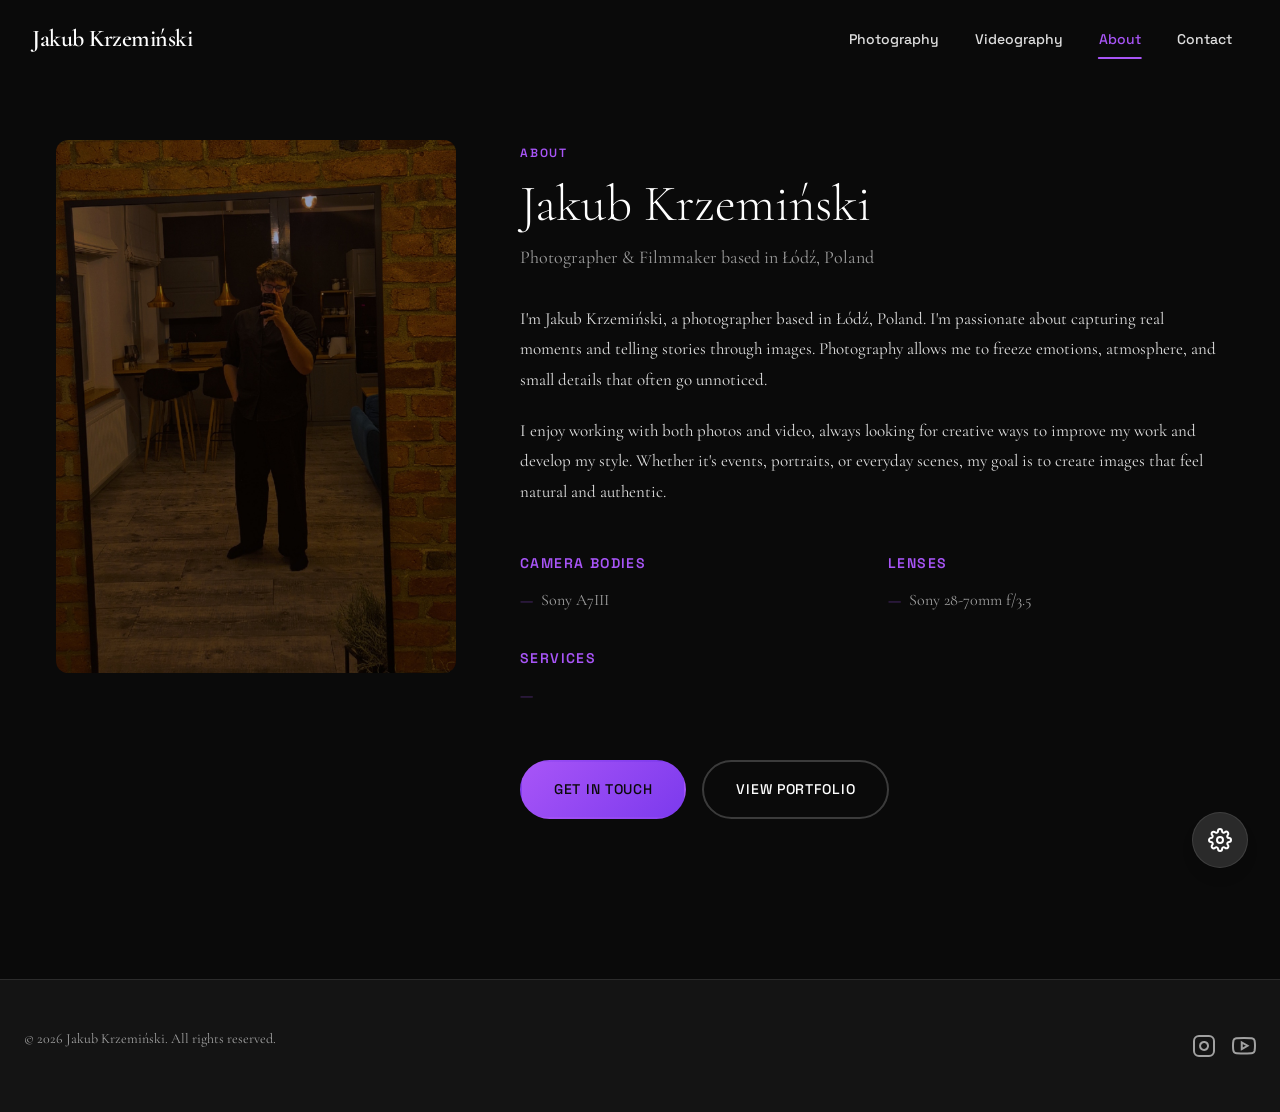
<file: about.html>
<!DOCTYPE html>
<html lang="en">
<head>
  <meta charset="UTF-8">
  <meta name="viewport" content="width=device-width, initial-scale=1.0">
  <title>About | Jakub Krzemiński</title>
  <meta name="description" content="Learn about my photography journey, gear, and services.">

  <link rel="preconnect" href="https://fonts.googleapis.com">
  <link rel="preconnect" href="https://fonts.gstatic.com" crossorigin>
  <link href="https://fonts.googleapis.com/css2?family=Cormorant+Garamond:wght@300;400;500;600;700&family=Space+Grotesk:wght@300;400;500;600;700&display=swap" rel="stylesheet">

  <style>
    html { background: #0a0a0a; }
  </style>

  <link rel="stylesheet" href="css/reset.css">
  <link rel="stylesheet" href="css/variables.css">
  <link rel="stylesheet" href="css/base.css">
  <link rel="stylesheet" href="css/navbar.css">
  <link rel="stylesheet" href="css/themes.css">

  <script>
    (function() {
      const saved = localStorage.getItem('portfolio-theme');
      const defaults = { theme: 'dark', palette: 'purple' };
      const config = saved ? JSON.parse(saved) : defaults;
      document.documentElement.className = `theme-${config.theme} palette-${config.palette}`;
    })();
  </script>
</head>
<body>

  <nav class="navbar" role="navigation" aria-label="Main navigation">
    <div class="navbar__container">
      <a href="index.html" class="navbar__logo">Jakub Krzemiński</a>
      <div class="navbar__links" role="menubar">
        <a href="photography.html" class="navbar__link" role="menuitem">Photography</a>
        <a href="videography.html" class="navbar__link" role="menuitem">Videography</a>
        <a href="about.html" class="navbar__link" role="menuitem">About</a>
        <a href="contact.html" class="navbar__link" role="menuitem">Contact</a>
      </div>
      <button class="navbar__hamburger" aria-label="Toggle menu" aria-expanded="false">
        <span class="navbar__hamburger-line"></span>
        <span class="navbar__hamburger-line"></span>
        <span class="navbar__hamburger-line"></span>
      </button>
    </div>
    <div class="navbar__mobile-menu">
      <a href="index.html" class="navbar__mobile-link">Home</a>
      <a href="photography.html" class="navbar__mobile-link">Photography</a>
      <a href="videography.html" class="navbar__mobile-link">Videography</a>
      <a href="about.html" class="navbar__mobile-link">About</a>
      <a href="contact.html" class="navbar__mobile-link">Contact</a>
      <a href="#" class="navbar__mobile-link navbar__mobile-link--exit">Close</a>
    </div>
  </nav>

  <main class="section" style="padding-top: 140px;">
    <div class="container">
      <div class="about-layout">
        <!-- Portrait Column -->
        <div class="about-portrait fade-in">
          <div class="about-portrait__frame">
            <img src="photos/Other/Jakub_Krzemiński.jpg" alt="Jakub Krzeminski - Photographer" class="about-portrait__image">
          </div>
        </div>

        <!-- Content Column -->
        <div class="about-content">
          <span class="about-caption fade-in">About</span>
          <h1 class="about-title fade-in">Jakub Krzemiński</h1>
          <p class="about-subtitle fade-in">Photographer & Filmmaker based in Łódź, Poland</p>

          <div class="about-bio fade-in">
            <p>I'm Jakub Krzemiński, a photographer based in Łódź, Poland. I'm passionate about capturing real moments and telling stories through images. Photography allows me to freeze emotions, atmosphere, and small details that often go unnoticed.</p>
            <p>I enjoy working with both photos and video, always looking for creative ways to improve my work and develop my style. Whether it's events, portraits, or everyday scenes, my goal is to create images that feel natural and authentic.</p>
          </div>

          <div class="about-details">

            <div class="about-block fade-in">
              <h3 class="about-block__title">Camera Bodies</h3>
              <ul class="about-list">
                <li>Sony A7III</li>
              </ul>
            </div>

            <div class="about-block fade-in">
              <h3 class="about-block__title">Lenses</h3>
              <ul class="about-list">
                <li>Sony 28-70mm f/3.5</li>
              </ul>
            </div>

            <div class="about-block fade-in">
              <h3 class="about-block__title">Services</h3>
              <ul class="about-list">
                <li></li>
              </ul>
            </div>
          </div>

          <div class="about-cta fade-in">
            <a href="contact.html" class="btn btn-primary">Get in Touch</a>
            <a href="photography.html" class="btn btn-secondary">View Portfolio</a>
          </div>
        </div>
      </div>
    </div>
  </main>

  <footer class="footer">
    <div class="container">
      <div class="footer__content">
        <p class="footer__copyright">&copy; 2026 Jakub Krzemiński. All rights reserved.</p>
        <div class="footer__social">
          <a href="https://www.instagram.com/jacobekpii?igsh=MXUxOGM2MTZjMWFu" target="_blank" rel="noopener" aria-label="Instagram">
            <svg width="24" height="24" viewBox="0 0 24 24" fill="none" stroke="currentColor" stroke-width="2">
              <rect x="2" y="2" width="20" height="20" rx="5"></rect>
              <path d="M16 11.37A4 4 0 1 1 12.63 8 4 4 0 0 1 16 11.37z"></path>
            </svg>
          </a>
          <a href="https://youtube.com" target="_blank" rel="noopener" aria-label="YouTube">
            <svg width="24" height="24" viewBox="0 0 24 24" fill="none" stroke="currentColor" stroke-width="2">
              <path d="M22.54 6.42a2.78 2.78 0 0 0-1.94-2C18.88 4 12 4 12 4s-6.88 0-8.6.46a2.78 2.78 0 0 0-1.94 2A29 29 0 0 0 1 11.75a29 29 0 0 0 .46 5.33A2.78 2.78 0 0 0 3.4 19c1.72.46 8.6.46 8.6.46s6.88 0 8.6-.46a2.78 2.78 0 0 0 1.94-2 29 29 0 0 0 .46-5.25 29 29 0 0 0-.46-5.33z"></path>
              <polygon points="9.75 15.02 15.5 11.75 9.75 8.48"></polygon>
            </svg>
          </a>
        </div>
      </div>
      <button class="back-to-top" aria-label="Back to top">
        <svg width="24" height="24" viewBox="0 0 24 24" fill="none" stroke="currentColor" stroke-width="2">
          <path d="M12 19V5M5 12l7-7 7 7"></path>
        </svg>
      </button>
    </div>
  </footer>

  <div class="theme-panel">
    <button class="theme-panel__toggle" aria-label="Open theme settings">
      <svg width="24" height="24" viewBox="0 0 24 24" fill="none" stroke="currentColor" stroke-width="2">
        <circle cx="12" cy="12" r="3"></circle>
        <path d="M19.4 15a1.65 1.65 0 0 0 .33 1.82l.06.06a2 2 0 0 1 0 2.83 2 2 0 0 1-2.83 0l-.06-.06a1.65 1.65 0 0 0-1.82-.33 1.65 1.65 0 0 0-1 1.51V21a2 2 0 0 1-2 2 2 2 0 0 1-2-2v-.09A1.65 1.65 0 0 0 9 19.4a1.65 1.65 0 0 0-1.82.33l-.06.06a2 2 0 0 1-2.83 0 2 2 0 0 1 0-2.83l.06-.06a1.65 1.65 0 0 0 .33-1.82 1.65 1.65 0 0 0-1.51-1H3a2 2 0 0 1-2-2 2 2 0 0 1 2-2h.09A1.65 1.65 0 0 0 4.6 9a1.65 1.65 0 0 0-.33-1.82l-.06-.06a2 2 0 0 1 0-2.83 2 2 0 0 1 2.83 0l.06.06a1.65 1.65 0 0 0 1.82.33H9a1.65 1.65 0 0 0 1-1.51V3a2 2 0 0 1 2-2 2 2 0 0 1 2 2v.09a1.65 1.65 0 0 0 1 1.51 1.65 1.65 0 0 0 1.82-.33l.06-.06a2 2 0 0 1 2.83 0 2 2 0 0 1 0 2.83l-.06.06a1.65 1.65 0 0 0-.33 1.82V9a1.65 1.65 0 0 0 1.51 1H21a2 2 0 0 1 2 2 2 2 0 0 1-2 2h-.09a1.65 1.65 0 0 0-1.51 1z"></path>
      </svg>
    </button>
    <div class="theme-panel__backdrop"></div>
    <div class="theme-panel__menu">
      <header class="theme-panel__header">Appearance Settings</header>
      <div class="theme-panel__mode">
        <button class="theme-panel__mode-btn" data-mode="dark">
          <svg class="theme-panel__mode-icon" viewBox="0 0 24 24" fill="none" stroke="currentColor" stroke-width="2"><path d="M21 12.79A9 9 0 1 1 11.21 3 7 7 0 0 0 21 12.79z"></path></svg>
          Dark
        </button>
        <button class="theme-panel__mode-btn" data-mode="light">
          <svg class="theme-panel__mode-icon" viewBox="0 0 24 24" fill="none" stroke="currentColor" stroke-width="2">
            <circle cx="12" cy="12" r="5"></circle>
            <line x1="12" y1="1" x2="12" y2="3"></line>
            <line x1="12" y1="21" x2="12" y2="23"></line>
            <line x1="4.22" y1="4.22" x2="5.64" y2="5.64"></line>
            <line x1="18.36" y1="18.36" x2="19.78" y2="19.78"></line>
            <line x1="1" y1="12" x2="3" y2="12"></line>
            <line x1="21" y1="12" x2="23" y2="12"></line>
            <line x1="4.22" y1="19.78" x2="5.64" y2="18.36"></line>
            <line x1="18.36" y1="5.64" x2="19.78" y2="4.22"></line>
          </svg>
          Light
        </button>
      </div>
      <header class="theme-panel__header">Color Palette</header>
      <div class="theme-panel__palettes">
        <button class="theme-panel__palette-btn" data-palette="purple"><span class="theme-panel__palette-preview"></span><span class="theme-panel__palette-label">Purple</span></button>
        <button class="theme-panel__palette-btn" data-palette="orange"><span class="theme-panel__palette-preview"></span><span class="theme-panel__palette-label">Orange</span></button>
        <button class="theme-panel__palette-btn" data-palette="gray"><span class="theme-panel__palette-preview"></span><span class="theme-panel__palette-label">Gray</span></button>
        <button class="theme-panel__palette-btn" data-palette="teal"><span class="theme-panel__palette-preview"></span><span class="theme-panel__palette-label">Teal</span></button>
        <button class="theme-panel__palette-btn" data-palette="rose"><span class="theme-panel__palette-preview"></span><span class="theme-panel__palette-label">Rose</span></button>
        <button class="theme-panel__palette-btn" data-palette="amber"><span class="theme-panel__palette-preview"></span><span class="theme-panel__palette-label">Amber</span></button>
      </div>
    </div>
  </div>

  <script src="js/theme.js"></script>
  <script src="js/nav.js"></script>

  <style>
    .about-layout { display: grid; grid-template-columns: 400px 1fr; gap: 4rem; align-items: start; }
    .about-portrait { position: sticky; top: 140px; }
    .about-portrait__frame { aspect-ratio: 3/4; overflow: hidden; border-radius: 12px; background: var(--bg-tertiary); }
    .about-portrait__image { width: 100%; height: 100%; object-fit: cover; }
    .about-caption { font-family: var(--font-secondary); font-size: 0.75rem; font-weight: 600; letter-spacing: 0.15em; text-transform: uppercase; color: var(--accent-primary); }
    .about-title { font-size: clamp(2.5rem, 4vw, 3.5rem); font-weight: 300; margin: 0.5rem 0; }
    .about-subtitle { font-size: 1.125rem; color: var(--text-tertiary); margin-bottom: 2rem; }
    .about-bio { font-size: 1.0625rem; line-height: 1.8; color: var(--text-secondary); margin-bottom: 3rem; }
    .about-bio p { margin-bottom: 1.25rem; }
    .about-details { display: grid; grid-template-columns: repeat(2, 1fr); gap: 2rem; margin-bottom: 3rem; }
    .about-block__title { font-size: 0.875rem; font-family: var(--font-secondary); font-weight: 600; letter-spacing: 0.1em; text-transform: uppercase; color: var(--accent-primary); margin-bottom: 0.75rem; }
    .about-block__text { color: var(--text-tertiary); line-height: 1.7; }
    .about-list { list-style: none; padding: 0; }
    .about-list li { color: var(--text-tertiary); padding: 0.25rem 0; }
    .about-list li::before { content: '—'; margin-right: 0.5rem; color: var(--accent-primary); opacity: 0.6; }
    .about-cta { display: flex; gap: 1rem; flex-wrap: wrap; }

    .footer { padding: 3rem 0; border-top: 1px solid var(--border-light); background: var(--bg-secondary); margin-top: 4rem; }
    .footer__content { display: flex; justify-content: space-between; align-items: center; }
    .footer__copyright { color: var(--text-tertiary); font-size: 0.875rem; }
    .footer__social { display: flex; gap: 1rem; }
    .footer__social a { color: var(--text-tertiary); transition: color 0.3s; }
    .footer__social a:hover { color: var(--accent-primary); }
    .back-to-top { position: fixed; bottom: 100px; right: 2rem; width: 48px; height: 48px; border-radius: 50%; background: var(--bg-elevated); border: 1px solid var(--border-light); color: var(--text-primary); display: flex; align-items: center; justify-content: center; cursor: pointer; opacity: 0; visibility: hidden; transition: all 0.3s; z-index: 100; }
    .back-to-top--visible { opacity: 1; visibility: visible; }
    .back-to-top:hover { background: var(--accent-primary); color: var(--accent-contrast); }

    @media (max-width: 1024px) {
      .about-layout { grid-template-columns: 300px 1fr; gap: 3rem; }
    }
    @media (max-width: 768px) {
      .about-layout { grid-template-columns: 1fr; }
      .about-portrait { position: relative; top: 0; max-width: 400px; margin: 0 auto; }
      .about-details { grid-template-columns: 1fr; }
      .footer__content { flex-direction: column; gap: 1rem; text-align: center; }
    }
  </style>
</body>
</html>
</file>
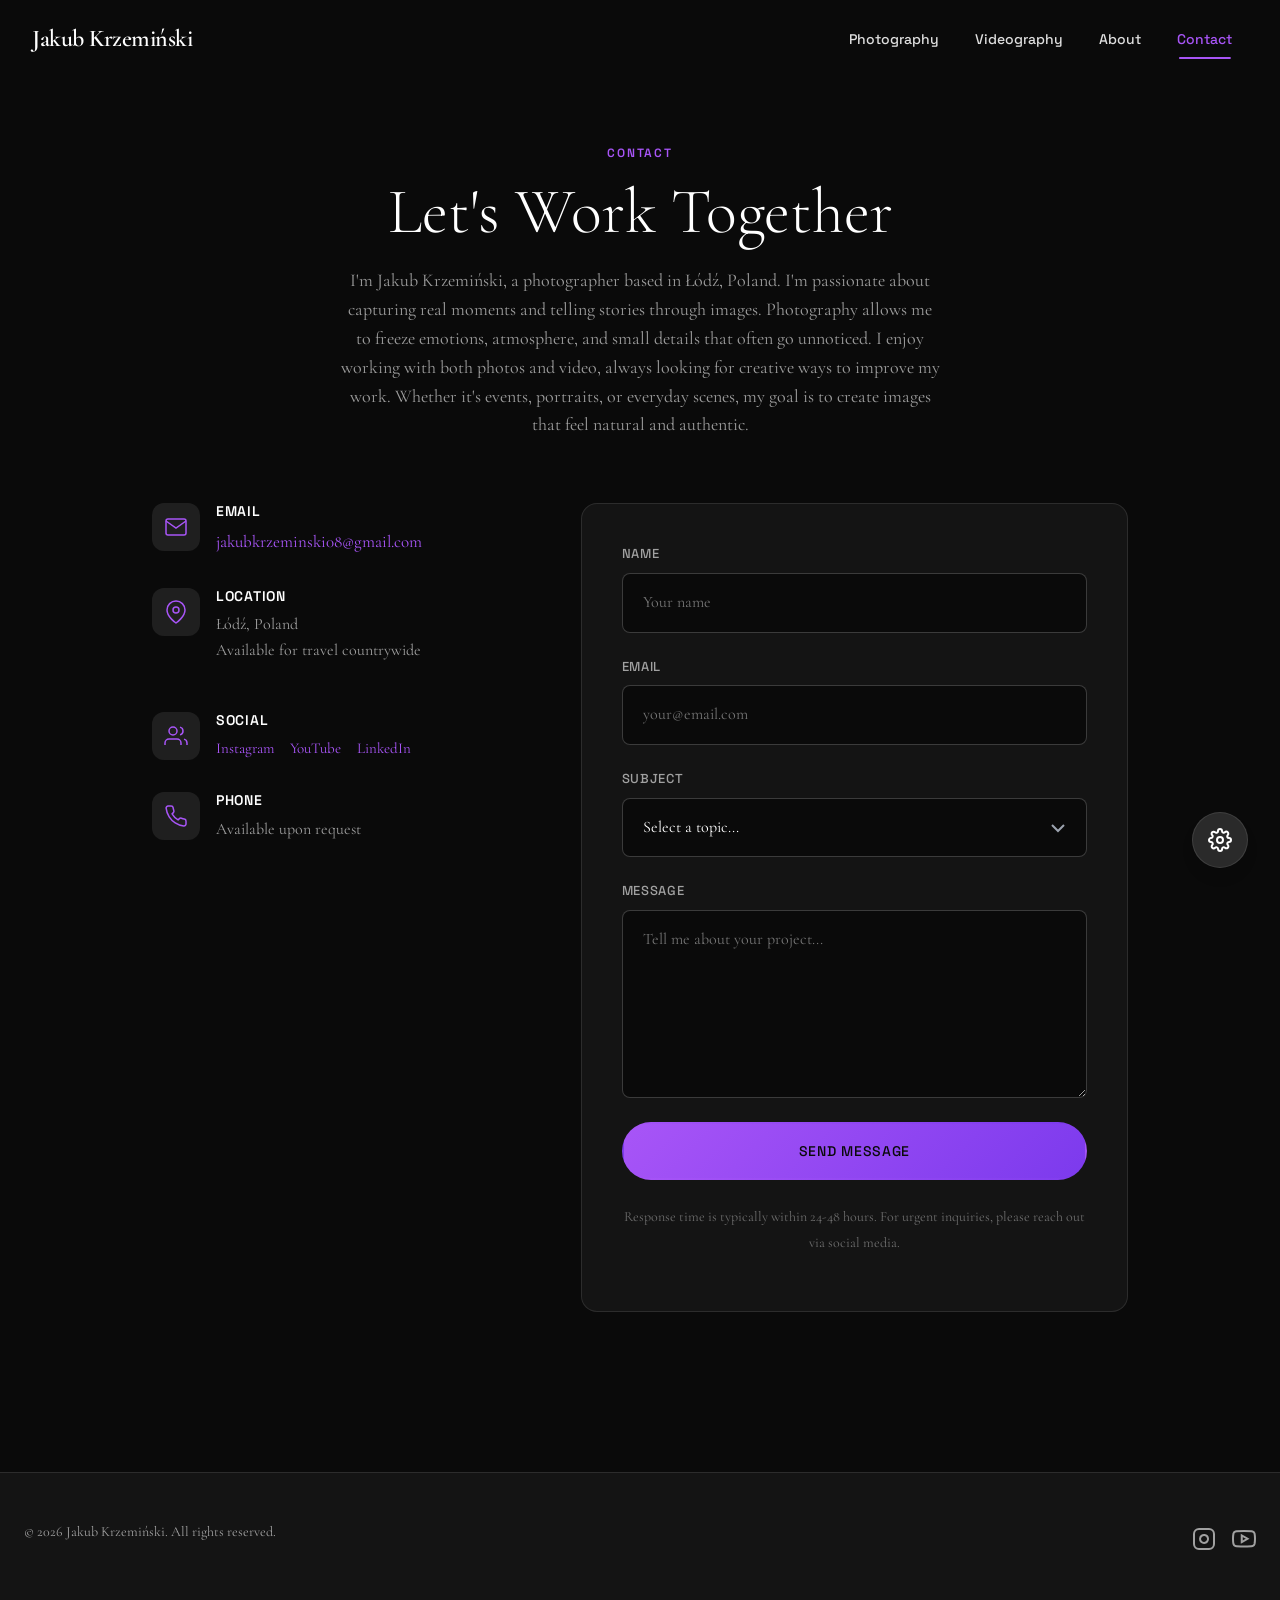
<file: contact.html>
<!DOCTYPE html>
<html lang="en">
<head>
  <meta charset="UTF-8">
  <meta name="viewport" content="width=device-width, initial-scale=1.0">
  <title>Contact | Jakub Krzemiński</title>
  <meta name="description" content="Get in touch for photography sessions, videography projects, or collaborations.">

  <link rel="preconnect" href="https://fonts.googleapis.com">
  <link rel="preconnect" href="https://fonts.gstatic.com" crossorigin>
  <link href="https://fonts.googleapis.com/css2?family=Cormorant+Garamond:wght@300;400;500;600;700&family=Space+Grotesk:wght@300;400;500;600;700&display=swap" rel="stylesheet">

  <style>
    html { background: #0a0a0a; }
  </style>

  <link rel="stylesheet" href="css/reset.css">
  <link rel="stylesheet" href="css/variables.css">
  <link rel="stylesheet" href="css/base.css">
  <link rel="stylesheet" href="css/navbar.css">
  <link rel="stylesheet" href="css/themes.css">

  <script>
    (function() {
      const saved = localStorage.getItem('portfolio-theme');
      const defaults = { theme: 'dark', palette: 'purple' };
      const config = saved ? JSON.parse(saved) : defaults;
      document.documentElement.className = `theme-${config.theme} palette-${config.palette}`;
    })();
  </script>
</head>
<body>

  <nav class="navbar" role="navigation" aria-label="Main navigation">
    <div class="navbar__container">
      <a href="index.html" class="navbar__logo">Jakub Krzemiński</a>
      <div class="navbar__links" role="menubar">
        <a href="photography.html" class="navbar__link" role="menuitem">Photography</a>
        <a href="videography.html" class="navbar__link" role="menuitem">Videography</a>
        <a href="about.html" class="navbar__link" role="menuitem">About</a>
        <a href="contact.html" class="navbar__link" role="menuitem">Contact</a>
      </div>
      <button class="navbar__hamburger" aria-label="Toggle menu" aria-expanded="false">
        <span class="navbar__hamburger-line"></span>
        <span class="navbar__hamburger-line"></span>
        <span class="navbar__hamburger-line"></span>
      </button>
    </div>
    <div class="navbar__mobile-menu">
      <a href="index.html" class="navbar__mobile-link">Home</a>
      <a href="photography.html" class="navbar__mobile-link">Photography</a>
      <a href="videography.html" class="navbar__mobile-link">Videography</a>
      <a href="about.html" class="navbar__mobile-link">About</a>
      <a href="contact.html" class="navbar__mobile-link">Contact</a>
      <a href="#" class="navbar__mobile-link navbar__mobile-link--exit">Close</a>
    </div>
  </nav>

  <main class="section" style="padding-top: 140px;">
    <div class="container container-narrow">
      <div class="contact-header fade-in">
        <span class="contact-caption">Contact</span>
        <h1 class="contact-title">Let's Work Together</h1>
        <p class="contact-intro">I'm Jakub Krzemiński, a photographer based in Łódź, Poland. I'm passionate about capturing real moments and telling stories through images. Photography allows me to freeze emotions, atmosphere, and small details that often go unnoticed. I enjoy working with both photos and video, always looking for creative ways to improve my work. Whether it's events, portraits, or everyday scenes, my goal is to create images that feel natural and authentic.</p>
      </div>

      <div class="contact-layout">
        <!-- Contact Info -->
        <div class="contact-info fade-in">
          <div class="contact-block">
            <div class="contact-block__icon">
              <svg width="24" height="24" viewBox="0 0 24 24" fill="none" stroke="currentColor" stroke-width="1.5">
                <path d="M4 4h16c1.1 0 2 .9 2 2v12c0 1.1-.9 2-2 2H4c-1.1 0-2-.9-2-2V6c0-1.1.9-2 2-2z"></path>
                <polyline points="22,6 12,13 2,6"></polyline>
              </svg>
            </div>
            <div class="contact-block__content">
              <h3 class="contact-block__title">Email</h3>
              <a href="mailto:jakubkrzeminski08@gmail.com" class="contact-block__link">jakubkrzeminski08@gmail.com</a>
            </div>
          </div>

          <div class="contact-block">
            <div class="contact-block__icon">
              <svg width="24" height="24" viewBox="0 0 24 24" fill="none" stroke="currentColor" stroke-width="1.5">
                <path d="M21 10c0 7-9 13-9 13s-9-6-9-13a9 9 0 0 1 18 0z"></path>
                <circle cx="12" cy="10" r="3"></circle>
              </svg>
            </div>
            <div class="contact-block__content">
              <h3 class="contact-block__title">Location</h3>
              <p class="contact-block__text">Łódź, Poland<br>Available for travel countrywide</p>
            </div>
          </div>

          <div class="contact-block">
            <div class="contact-block__icon">
              <svg width="24" height="24" viewBox="0 0 24 24" fill="none" stroke="currentColor" stroke-width="1.5">
                <path d="M17 21v-2a4 4 0 0 0-4-4H5a4 4 0 0 0-4 4v2"></path>
                <circle cx="9" cy="7" r="4"></circle>
                <path d="M23 21v-2a4 4 0 0 0-3-3.87"></path>
                <path d="M16 3.13a4 4 0 0 1 0 7.75"></path>
              </svg>
            </div>
            <div class="contact-block__content">
              <h3 class="contact-block__title">Social</h3>
              <div class="contact-social">
                <a href="https://www.instagram.com/jacobekpii?igsh=MXUxOGM2MTZjMWFu" target="_blank" rel="noopener" class="contact-social__link">Instagram</a>
                <a href="https://youtube.com" target="_blank" rel="noopener" class="contact-social__link">YouTube</a>
                <a href="https://linkedin.com" target="_blank" rel="noopener" class="contact-social__link">LinkedIn</a>
              </div>
            </div>
          </div>

          <div class="contact-block">
            <div class="contact-block__icon">
              <svg width="24" height="24" viewBox="0 0 24 24" fill="none" stroke="currentColor" stroke-width="1.5">
                <path d="M22 16.92v3a2 2 0 0 1-2.18 2 19.79 19.79 0 0 1-8.63-3.07 19.5 19.5 0 0 1-6-6 19.79 19.79 0 0 1-3.07-8.67A2 2 0 0 1 4.11 2h3a2 2 0 0 1 2 1.72 12.84 12.84 0 0 0 .7 2.81 2 2 0 0 1-.45 2.11L8.09 9.91a16 16 0 0 0 6 6l1.27-1.27a2 2 0 0 1 2.11-.45 12.84 12.84 0 0 0 2.81.7A2 2 0 0 1 22 16.92z"></path>
              </svg>
            </div>
            <div class="contact-block__content">
              <h3 class="contact-block__title">Phone</h3>
              <p class="contact-block__text">Available upon request</p>
            </div>
          </div>
        </div>

        <!-- Contact Form -->
        <div class="contact-form-container fade-in">
          <!--
            FORMSPREE INTEGRATION:
            To use Formspree for actual form submission:
            1. Sign up at https://formspree.io
            2. Replace the action URL below with your form endpoint
            3. Remove the onsubmit attribute
            Example: action="https://formspree.io/f/YOUR_FORM_ID" method="POST"
          -->
          <form
            class="contact-form"
            action="mailto:jakubkrzeminski08@gmail.com"
            method="post"
            enctype="text/plain"
            onsubmit="event.preventDefault(); handleFormSubmit(this);"
          >
            <div class="form-group">
              <label for="name" class="form-label">Name</label>
              <input
                type="text"
                id="name"
                name="name"
                class="form-input"
                placeholder="Your name"
                required
              >
            </div>

            <div class="form-group">
              <label for="email" class="form-label">Email</label>
              <input
                type="email"
                id="email"
                name="email"
                class="form-input"
                placeholder="your@email.com"
                required
              >
            </div>

            <div class="form-group">
              <label for="subject" class="form-label">Subject</label>
              <select id="subject" name="subject" class="form-select">
                <option value="">Select a topic...</option>
                <option value="portrait">Portrait Session</option>
                <option value="event">Event Coverage</option>
                <option value="commercial">Commercial Project</option>
                <option value="collaboration">Collaboration</option>
                <option value="other">Other</option>
              </select>
            </div>

            <div class="form-group">
              <label for="message" class="form-label">Message</label>
              <textarea
                id="message"
                name="message"
                class="form-textarea"
                rows="6"
                placeholder="Tell me about your project..."
                required
              ></textarea>
            </div>

            <button type="submit" class="btn btn-primary btn-full">Send Message</button>
          </form>

          <div class="contact-note">
            <p><small>Response time is typically within 24-48 hours. For urgent inquiries, please reach out via social media.</small></p>
          </div>
        </div>
      </div>
    </div>
  </main>

  <footer class="footer">
    <div class="container">
      <div class="footer__content">
        <p class="footer__copyright">&copy; 2026 Jakub Krzemiński. All rights reserved.</p>
        <div class="footer__social">
          <a href="https://www.instagram.com/jacobekpii?igsh=MXUxOGM2MTZjMWFu" target="_blank" rel="noopener" aria-label="Instagram">
            <svg width="24" height="24" viewBox="0 0 24 24" fill="none" stroke="currentColor" stroke-width="2">
              <rect x="2" y="2" width="20" height="20" rx="5"></rect>
              <path d="M16 11.37A4 4 0 1 1 12.63 8 4 4 0 0 1 16 11.37z"></path>
            </svg>
          </a>
          <a href="https://youtube.com" target="_blank" rel="noopener" aria-label="YouTube">
            <svg width="24" height="24" viewBox="0 0 24 24" fill="none" stroke="currentColor" stroke-width="2">
              <path d="M22.54 6.42a2.78 2.78 0 0 0-1.94-2C18.88 4 12 4 12 4s-6.88 0-8.6.46a2.78 2.78 0 0 0-1.94 2A29 29 0 0 0 1 11.75a29 29 0 0 0 .46 5.33A2.78 2.78 0 0 0 3.4 19c1.72.46 8.6.46 8.6.46s6.88 0 8.6-.46a2.78 2.78 0 0 0 1.94-2 29 29 0 0 0 .46-5.25 29 29 0 0 0-.46-5.33z"></path>
              <polygon points="9.75 15.02 15.5 11.75 9.75 8.48"></polygon>
            </svg>
          </a>
        </div>
      </div>
      <button class="back-to-top" aria-label="Back to top">
        <svg width="24" height="24" viewBox="0 0 24 24" fill="none" stroke="currentColor" stroke-width="2">
          <path d="M12 19V5M5 12l7-7 7 7"></path>
        </svg>
      </button>
    </div>
  </footer>

  <div class="theme-panel">
    <button class="theme-panel__toggle" aria-label="Open theme settings">
      <svg width="24" height="24" viewBox="0 0 24 24" fill="none" stroke="currentColor" stroke-width="2">
        <circle cx="12" cy="12" r="3"></circle>
        <path d="M19.4 15a1.65 1.65 0 0 0 .33 1.82l.06.06a2 2 0 0 1 0 2.83 2 2 0 0 1-2.83 0l-.06-.06a1.65 1.65 0 0 0-1.82-.33 1.65 1.65 0 0 0-1 1.51V21a2 2 0 0 1-2 2 2 2 0 0 1-2-2v-.09A1.65 1.65 0 0 0 9 19.4a1.65 1.65 0 0 0-1.82.33l-.06.06a2 2 0 0 1-2.83 0 2 2 0 0 1 0-2.83l.06-.06a1.65 1.65 0 0 0 .33-1.82 1.65 1.65 0 0 0-1.51-1H3a2 2 0 0 1-2-2 2 2 0 0 1 2-2h.09A1.65 1.65 0 0 0 4.6 9a1.65 1.65 0 0 0-.33-1.82l-.06-.06a2 2 0 0 1 0-2.83 2 2 0 0 1 2.83 0l.06.06a1.65 1.65 0 0 0 1.82.33H9a1.65 1.65 0 0 0 1-1.51V3a2 2 0 0 1 2-2 2 2 0 0 1 2 2v.09a1.65 1.65 0 0 0 1 1.51 1.65 1.65 0 0 0 1.82-.33l.06-.06a2 2 0 0 1 2.83 0 2 2 0 0 1 0 2.83l-.06.06a1.65 1.65 0 0 0-.33 1.82V9a1.65 1.65 0 0 0 1.51 1H21a2 2 0 0 1 2 2 2 2 0 0 1-2 2h-.09a1.65 1.65 0 0 0-1.51 1z"></path>
      </svg>
    </button>
    <div class="theme-panel__backdrop"></div>
    <div class="theme-panel__menu">
      <header class="theme-panel__header">Appearance Settings</header>
      <div class="theme-panel__mode">
        <button class="theme-panel__mode-btn" data-mode="dark">
          <svg class="theme-panel__mode-icon" viewBox="0 0 24 24" fill="none" stroke="currentColor" stroke-width="2"><path d="M21 12.79A9 9 0 1 1 11.21 3 7 7 0 0 0 21 12.79z"></path></svg>
          Dark
        </button>
        <button class="theme-panel__mode-btn" data-mode="light">
          <svg class="theme-panel__mode-icon" viewBox="0 0 24 24" fill="none" stroke="currentColor" stroke-width="2">
            <circle cx="12" cy="12" r="5"></circle>
            <line x1="12" y1="1" x2="12" y2="3"></line>
            <line x1="12" y1="21" x2="12" y2="23"></line>
            <line x1="4.22" y1="4.22" x2="5.64" y2="5.64"></line>
            <line x1="18.36" y1="18.36" x2="19.78" y2="19.78"></line>
            <line x1="1" y1="12" x2="3" y2="12"></line>
            <line x1="21" y1="12" x2="23" y2="12"></line>
            <line x1="4.22" y1="19.78" x2="5.64" y2="18.36"></line>
            <line x1="18.36" y1="5.64" x2="19.78" y2="4.22"></line>
          </svg>
          Light
        </button>
      </div>
      <header class="theme-panel__header">Color Palette</header>
      <div class="theme-panel__palettes">
        <button class="theme-panel__palette-btn" data-palette="purple"><span class="theme-panel__palette-preview"></span><span class="theme-panel__palette-label">Purple</span></button>
        <button class="theme-panel__palette-btn" data-palette="orange"><span class="theme-panel__palette-preview"></span><span class="theme-panel__palette-label">Orange</span></button>
        <button class="theme-panel__palette-btn" data-palette="gray"><span class="theme-panel__palette-preview"></span><span class="theme-panel__palette-label">Gray</span></button>
        <button class="theme-panel__palette-btn" data-palette="teal"><span class="theme-panel__palette-preview"></span><span class="theme-panel__palette-label">Teal</span></button>
        <button class="theme-panel__palette-btn" data-palette="rose"><span class="theme-panel__palette-preview"></span><span class="theme-panel__palette-label">Rose</span></button>
        <button class="theme-panel__palette-btn" data-palette="amber"><span class="theme-panel__palette-preview"></span><span class="theme-panel__palette-label">Amber</span></button>
      </div>
    </div>
  </div>

  <script src="js/theme.js"></script>
  <script src="js/nav.js"></script>

  <script>
    // Form submission handler (mailto fallback)
    function handleFormSubmit(form) {
      const formData = new FormData(form);
      const subject = encodeURIComponent('Project Inquiry: ' + (formData.get('subject') || 'General'));
      const body = encodeURIComponent(
        'Name: ' + formData.get('name') + '\n' +
        'Email: ' + formData.get('email') + '\n\n' +
        'Message:\n' + formData.get('message')
      );

      // Open mailto with prefilled data
      window.location.href = `mailto:jakubkrzeminski08@gmail.com?subject=${subject}&body=${body}`;

      // Show success message (even though mailto is handled by the OS)
      const button = form.querySelector('button[type="submit"]');
      const originalText = button.textContent;
      button.textContent = 'Opening email client...';
      button.disabled = true;

      setTimeout(() => {
        button.textContent = originalText;
        button.disabled = false;
      }, 3000);
    }
  </script>

  <style>
    .contact-header { text-align: center; margin-bottom: 4rem; }
    .contact-caption { font-family: var(--font-secondary); font-size: 0.75rem; font-weight: 600; letter-spacing: 0.15em; text-transform: uppercase; color: var(--accent-primary); }
    .contact-title { font-size: clamp(2.5rem, 5vw, 4rem); font-weight: 300; margin-top: 0.5rem; }
    .contact-intro { font-size: 1.125rem; color: var(--text-tertiary); max-width: 600px; margin: 1rem auto 0; }

    .contact-layout { display: grid; grid-template-columns: 1fr 1.5fr; gap: 4rem; }
    .contact-info { display: flex; flex-direction: column; gap: 2rem; }
    .contact-block { display: flex; gap: 1rem; }
    .contact-block__icon { width: 48px; height: 48px; border-radius: 12px; background: var(--bg-tertiary); display: flex; align-items: center; justify-content: center; color: var(--accent-primary); flex-shrink: 0; }
    .contact-block__title { font-size: 0.875rem; font-family: var(--font-secondary); font-weight: 600; letter-spacing: 0.05em; text-transform: uppercase; color: var(--text-primary); margin-bottom: 0.5rem; }
    .contact-block__link { color: var(--accent-primary); font-size: 1.0625rem; transition: color 0.3s; }
    .contact-block__link:hover { text-decoration: underline; }
    .contact-block__text { color: var(--text-tertiary); font-size: 1rem; line-height: 1.6; }
    .contact-social { display: flex; gap: 1rem; }
    .contact-social__link { color: var(--accent-primary); font-size: 0.9375rem; transition: color 0.3s; }
    .contact-social__link:hover { text-decoration: underline; }

    .contact-form-container { background: var(--bg-secondary); padding: 2.5rem; border-radius: 16px; border: 1px solid var(--border-light); }
    .contact-form { display: flex; flex-direction: column; gap: 1.5rem; }
    .form-group { display: flex; flex-direction: column; gap: 0.5rem; }
    .form-label { font-family: var(--font-secondary); font-size: 0.8125rem; font-weight: 500; color: var(--text-tertiary); text-transform: uppercase; letter-spacing: 0.05em; }
    .form-input, .form-select, .form-textarea { padding: 1rem 1.25rem; border: 1px solid var(--border-medium); border-radius: 8px; background: var(--bg-primary); color: var(--text-primary); font-size: 1rem; transition: border-color 0.3s, box-shadow 0.3s; }
    .form-input:focus, .form-select:focus, .form-textarea:focus { outline: none; border-color: var(--accent-primary); box-shadow: 0 0 0 3px rgba(var(--accent-primary-rgb), 0.1); }
    .form-textarea { resize: vertical; min-height: 150px; font-family: inherit; }
    .form-select { cursor: pointer; appearance: none; background-image: url("data:image/svg+xml,%3Csvg xmlns='http://www.w3.org/2000/svg' width='24' height='24' viewBox='0 0 24 24' fill='none' stroke='%239ca3af' stroke-width='2'%3E%3Cpolyline points='6 9 12 15 18 9'%3E%3C/polyline%3E%3C/svg%3E"); background-repeat: no-repeat; background-position: right 1rem center; padding-right: 3rem; }
    .btn-full { width: 100%; }
    .contact-note { margin-top: 1.5rem; text-align: center; color: var(--text-muted); }
    .contact-note small { font-size: 0.875rem; }

    .footer { padding: 3rem 0; border-top: 1px solid var(--border-light); background: var(--bg-secondary); margin-top: 4rem; }
    .footer__content { display: flex; justify-content: space-between; align-items: center; }
    .footer__copyright { color: var(--text-tertiary); font-size: 0.875rem; }
    .footer__social { display: flex; gap: 1rem; }
    .footer__social a { color: var(--text-tertiary); transition: color 0.3s; }
    .footer__social a:hover { color: var(--accent-primary); }
    .back-to-top { position: fixed; bottom: 100px; right: 2rem; width: 48px; height: 48px; border-radius: 50%; background: var(--bg-elevated); border: 1px solid var(--border-light); color: var(--text-primary); display: flex; align-items: center; justify-content: center; cursor: pointer; opacity: 0; visibility: hidden; transition: all 0.3s; z-index: 100; }
    .back-to-top--visible { opacity: 1; visibility: visible; }
    .back-to-top:hover { background: var(--accent-primary); color: var(--accent-contrast); }

    @media (max-width: 1024px) {
      .contact-layout { grid-template-columns: 1fr; gap: 3rem; }
    }
    @media (max-width: 768px) {
      .contact-form-container { padding: 1.5rem; }
      .footer__content { flex-direction: column; gap: 1rem; text-align: center; }
    }
  </style>
</body>
</html>
</file>
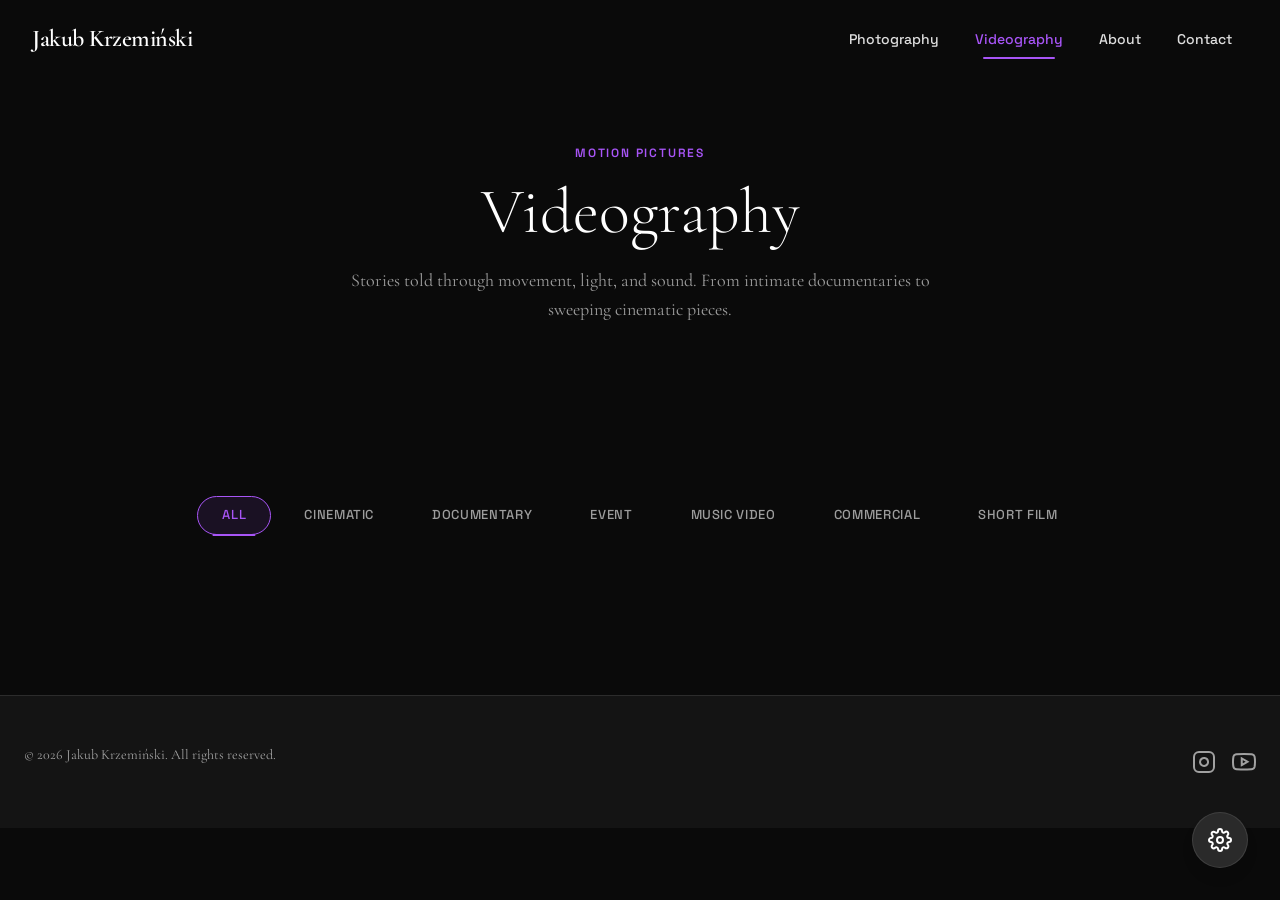
<file: videography.html>
<!DOCTYPE html>
<html lang="en">
<head>
  <meta charset="UTF-8">
  <meta name="viewport" content="width=device-width, initial-scale=1.0">
  <title>Videography | Jakub Krzemiński</title>
  <meta name="description" content="Cinematic films, documentaries, events, music videos, and commercial work.">

  <link rel="preconnect" href="https://fonts.googleapis.com">
  <link rel="preconnect" href="https://fonts.gstatic.com" crossorigin>
  <link href="https://fonts.googleapis.com/css2?family=Cormorant+Garamond:wght@300;400;500;600;700&family=Space+Grotesk:wght@300;400;500;600;700&display=swap" rel="stylesheet">

  <style>
    html { background: #0a0a0a; }
  </style>

  <link rel="stylesheet" href="css/reset.css">
  <link rel="stylesheet" href="css/variables.css">
  <link rel="stylesheet" href="css/base.css">
  <link rel="stylesheet" href="css/navbar.css">
  <link rel="stylesheet" href="css/gallery.css">
  <link rel="stylesheet" href="css/lightbox.css">
  <link rel="stylesheet" href="css/themes.css">

  <script src="data/videos.js"></script>

  <script>
    (function() {
      const saved = localStorage.getItem('portfolio-theme');
      const defaults = { theme: 'dark', palette: 'purple' };
      const config = saved ? JSON.parse(saved) : defaults;
      document.documentElement.className = `theme-${config.theme} palette-${config.palette}`;
    })();
  </script>
</head>
<body>

  <nav class="navbar" role="navigation" aria-label="Main navigation">
    <div class="navbar__container">
      <a href="index.html" class="navbar__logo">Jakub Krzemiński</a>
      <div class="navbar__links" role="menubar">
        <a href="photography.html" class="navbar__link" role="menuitem">Photography</a>
        <a href="videography.html" class="navbar__link" role="menuitem">Videography</a>
        <a href="about.html" class="navbar__link" role="menuitem">About</a>
        <a href="contact.html" class="navbar__link" role="menuitem">Contact</a>
      </div>
      <button class="navbar__hamburger" aria-label="Toggle menu" aria-expanded="false">
        <span class="navbar__hamburger-line"></span>
        <span class="navbar__hamburger-line"></span>
        <span class="navbar__hamburger-line"></span>
      </button>
    </div>
    <div class="navbar__mobile-menu">
      <a href="index.html" class="navbar__mobile-link">Home</a>
      <a href="photography.html" class="navbar__mobile-link">Photography</a>
      <a href="videography.html" class="navbar__mobile-link">Videography</a>
      <a href="about.html" class="navbar__mobile-link">About</a>
      <a href="contact.html" class="navbar__mobile-link">Contact</a>
      <a href="#" class="navbar__mobile-link navbar__mobile-link--exit">Close</a>
    </div>
  </nav>

  <header class="page-header">
    <div class="container">
      <span class="page-header__caption">Motion Pictures</span>
      <h1 class="page-header__title">Videography</h1>
      <p class="page-header__subtitle">Stories told through movement, light, and sound. From intimate documentaries to sweeping cinematic pieces.</p>
    </div>
  </header>

  <main class="section">
    <div class="container">
      <!-- Category Filter Tabs -->
      <div class="filter-tabs video-filters">
        <button class="filter-tab filter-tab--active" data-filter="all">
          All
          <span class="filter-tab__underline"></span>
        </button>
        <button class="filter-tab" data-filter="cinematic">
          Cinematic
          <span class="filter-tab__underline"></span>
        </button>
        <button class="filter-tab" data-filter="documentary">
          Documentary
          <span class="filter-tab__underline"></span>
        </button>
        <button class="filter-tab" data-filter="event">
          Event
          <span class="filter-tab__underline"></span>
        </button>
        <button class="filter-tab" data-filter="music-video">
          Music Video
          <span class="filter-tab__underline"></span>
        </button>
        <button class="filter-tab" data-filter="commercial">
          Commercial
          <span class="filter-tab__underline"></span>
        </button>
        <button class="filter-tab" data-filter="short-film">
          Short Film
          <span class="filter-tab__underline"></span>
        </button>
      </div>

      <!-- Video Grid -->
      <div class="video-grid">
        <!-- Video cards populated by JavaScript -->
      </div>
    </div>
  </main>

  <footer class="footer">
    <div class="container">
      <div class="footer__content">
        <p class="footer__copyright">&copy; 2026 Jakub Krzemiński. All rights reserved.</p>
        <div class="footer__social">
          <a href="https://www.instagram.com/jacobekpii?igsh=MXUxOGM2MTZjMWFu" target="_blank" rel="noopener" aria-label="Instagram">
            <svg width="24" height="24" viewBox="0 0 24 24" fill="none" stroke="currentColor" stroke-width="2">
              <rect x="2" y="2" width="20" height="20" rx="5"></rect>
              <path d="M16 11.37A4 4 0 1 1 12.63 8 4 4 0 0 1 16 11.37z"></path>
            </svg>
          </a>
          <a href="https://youtube.com" target="_blank" rel="noopener" aria-label="YouTube">
            <svg width="24" height="24" viewBox="0 0 24 24" fill="none" stroke="currentColor" stroke-width="2">
              <path d="M22.54 6.42a2.78 2.78 0 0 0-1.94-2C18.88 4 12 4 12 4s-6.88 0-8.6.46a2.78 2.78 0 0 0-1.94 2A29 29 0 0 0 1 11.75a29 29 0 0 0 .46 5.33A2.78 2.78 0 0 0 3.4 19c1.72.46 8.6.46 8.6.46s6.88 0 8.6-.46a2.78 2.78 0 0 0 1.94-2 29 29 0 0 0 .46-5.25 29 29 0 0 0-.46-5.33z"></path>
              <polygon points="9.75 15.02 15.5 11.75 9.75 8.48"></polygon>
            </svg>
          </a>
        </div>
      </div>
      <button class="back-to-top" aria-label="Back to top">
        <svg width="24" height="24" viewBox="0 0 24 24" fill="none" stroke="currentColor" stroke-width="2">
          <path d="M12 19V5M5 12l7-7 7 7"></path>
        </svg>
      </button>
    </div>
  </footer>

  <div class="theme-panel">
    <button class="theme-panel__toggle" aria-label="Open theme settings">
      <svg width="24" height="24" viewBox="0 0 24 24" fill="none" stroke="currentColor" stroke-width="2">
        <circle cx="12" cy="12" r="3"></circle>
        <path d="M19.4 15a1.65 1.65 0 0 0 .33 1.82l.06.06a2 2 0 0 1 0 2.83 2 2 0 0 1-2.83 0l-.06-.06a1.65 1.65 0 0 0-1.82-.33 1.65 1.65 0 0 0-1 1.51V21a2 2 0 0 1-2 2 2 2 0 0 1-2-2v-.09A1.65 1.65 0 0 0 9 19.4a1.65 1.65 0 0 0-1.82.33l-.06.06a2 2 0 0 1-2.83 0 2 2 0 0 1 0-2.83l.06-.06a1.65 1.65 0 0 0 .33-1.82 1.65 1.65 0 0 0-1.51-1H3a2 2 0 0 1-2-2 2 2 0 0 1 2-2h.09A1.65 1.65 0 0 0 4.6 9a1.65 1.65 0 0 0-.33-1.82l-.06-.06a2 2 0 0 1 0-2.83 2 2 0 0 1 2.83 0l.06.06a1.65 1.65 0 0 0 1.82.33H9a1.65 1.65 0 0 0 1-1.51V3a2 2 0 0 1 2-2 2 2 0 0 1 2 2v.09a1.65 1.65 0 0 0 1 1.51 1.65 1.65 0 0 0 1.82-.33l.06-.06a2 2 0 0 1 2.83 0 2 2 0 0 1 0 2.83l-.06.06a1.65 1.65 0 0 0-.33 1.82V9a1.65 1.65 0 0 0 1.51 1H21a2 2 0 0 1 2 2 2 2 0 0 1-2 2h-.09a1.65 1.65 0 0 0-1.51 1z"></path>
      </svg>
    </button>
    <div class="theme-panel__backdrop"></div>
    <div class="theme-panel__menu">
      <header class="theme-panel__header">Appearance Settings</header>
      <div class="theme-panel__mode">
        <button class="theme-panel__mode-btn" data-mode="dark">
          <svg class="theme-panel__mode-icon" viewBox="0 0 24 24" fill="none" stroke="currentColor" stroke-width="2">
            <path d="M21 12.79A9 9 0 1 1 11.21 3 7 7 0 0 0 21 12.79z"></path>
          </svg>
          Dark
        </button>
        <button class="theme-panel__mode-btn" data-mode="light">
          <svg class="theme-panel__mode-icon" viewBox="0 0 24 24" fill="none" stroke="currentColor" stroke-width="2">
            <circle cx="12" cy="12" r="5"></circle>
            <line x1="12" y1="1" x2="12" y2="3"></line>
            <line x1="12" y1="21" x2="12" y2="23"></line>
            <line x1="4.22" y1="4.22" x2="5.64" y2="5.64"></line>
            <line x1="18.36" y1="18.36" x2="19.78" y2="19.78"></line>
            <line x1="1" y1="12" x2="3" y2="12"></line>
            <line x1="21" y1="12" x2="23" y2="12"></line>
            <line x1="4.22" y1="19.78" x2="5.64" y2="18.36"></line>
            <line x1="18.36" y1="5.64" x2="19.78" y2="4.22"></line>
          </svg>
          Light
        </button>
      </div>
      <header class="theme-panel__header">Color Palette</header>
      <div class="theme-panel__palettes">
        <button class="theme-panel__palette-btn" data-palette="purple"><span class="theme-panel__palette-preview"></span><span class="theme-panel__palette-label">Purple</span></button>
        <button class="theme-panel__palette-btn" data-palette="orange"><span class="theme-panel__palette-preview"></span><span class="theme-panel__palette-label">Orange</span></button>
        <button class="theme-panel__palette-btn" data-palette="gray"><span class="theme-panel__palette-preview"></span><span class="theme-panel__palette-label">Gray</span></button>
        <button class="theme-panel__palette-btn" data-palette="teal"><span class="theme-panel__palette-preview"></span><span class="theme-panel__palette-label">Teal</span></button>
        <button class="theme-panel__palette-btn" data-palette="rose"><span class="theme-panel__palette-preview"></span><span class="theme-panel__palette-label">Rose</span></button>
        <button class="theme-panel__palette-btn" data-palette="amber"><span class="theme-panel__palette-preview"></span><span class="theme-panel__palette-label">Amber</span></button>
      </div>
    </div>
  </div>

  <script src="js/theme.js"></script>
  <script src="js/nav.js"></script>
  <script src="js/gallery.js"></script>
  <script src="js/video.js"></script>

  <style>
    .page-header { padding: 140px 0 60px; text-align: center; }
    .page-header__caption { font-family: var(--font-secondary); font-size: 0.75rem; font-weight: 600; letter-spacing: 0.15em; text-transform: uppercase; color: var(--accent-primary); }
    .page-header__title { font-size: clamp(2.5rem, 5vw, 4rem); font-weight: 300; margin-top: 0.5rem; }
    .page-header__subtitle { font-size: 1.125rem; color: var(--text-tertiary); max-width: 600px; margin: 1rem auto 0; }

    .footer { padding: 3rem 0; border-top: 1px solid var(--border-light); background: var(--bg-secondary); }
    .footer__content { display: flex; justify-content: space-between; align-items: center; }
    .footer__copyright { color: var(--text-tertiary); font-size: 0.875rem; }
    .footer__social { display: flex; gap: 1rem; }
    .footer__social a { color: var(--text-tertiary); transition: color 0.3s; }
    .footer__social a:hover { color: var(--accent-primary); }
    .back-to-top { position: fixed; bottom: 100px; right: 2rem; width: 48px; height: 48px; border-radius: 50%; background: var(--bg-elevated); border: 1px solid var(--border-light); color: var(--text-primary); display: flex; align-items: center; justify-content: center; cursor: pointer; opacity: 0; visibility: hidden; transition: all 0.3s; z-index: 100; }
    .back-to-top--visible { opacity: 1; visibility: visible; }
    .back-to-top:hover { background: var(--accent-primary); color: var(--accent-contrast); }

    @media (max-width: 768px) {
      .footer__content { flex-direction: column; gap: 1rem; text-align: center; }
    }
  </style>
</body>
</html>
</file>
<file: css/variables.css>
/* CSS Custom Properties - Theme Variables */
/* All themes use these variables which are updated by theme classes on body */

:root {
  /* Typography */
  --font-primary: 'Cormorant Garamond', serif;
  --font-secondary: 'Space Grotesk', sans-serif;

  /* Spacing Scale */
  --space-xs: 0.25rem;
  --space-sm: 0.5rem;
  --space-md: 1rem;
  --space-lg: 1.5rem;
  --space-xl: 2rem;
  --space-2xl: 3rem;
  --space-3xl: 4rem;
  --space-4xl: 6rem;

  /* Transitions */
  --transition-fast: 150ms cubic-bezier(0.4, 0, 0.2, 1);
  --transition-base: 300ms cubic-bezier(0.4, 0, 0.2, 1);
  --transition-slow: 500ms cubic-bezier(0.4, 0, 0.2, 1);
  --transition-bounce: 500ms cubic-bezier(0.68, -0.55, 0.265, 1.55);

  /* Border Radius */
  --radius-sm: 4px;
  --radius-md: 8px;
  --radius-lg: 12px;
  --radius-xl: 16px;
  --radius-full: 9999px;

  /* Shadows */
  --shadow-sm: 0 1px 2px 0 rgba(0, 0, 0, 0.05);
  --shadow-md: 0 4px 6px -1px rgba(0, 0, 0, 0.1), 0 2px 4px -1px rgba(0, 0, 0, 0.06);
  --shadow-lg: 0 10px 15px -3px rgba(0, 0, 0, 0.1), 0 4px 6px -2px rgba(0, 0, 0, 0.05);
  --shadow-xl: 0 20px 25px -5px rgba(0, 0, 0, 0.1), 0 10px 10px -5px rgba(0, 0, 0, 0.04);

  /* Z-index Scale */
  --z-base: 0;
  --z-dropdown: 100;
  --z-sticky: 200;
  --z-fixed: 300;
  --z-modal-backdrop: 400;
  --z-modal: 500;
  --z-tooltip: 600;
  --z-theme-panel: 700;

  /* Content Widths */
  --max-width-sm: 640px;
  --max-width-md: 768px;
  --max-width-lg: 1024px;
  --max-width-xl: 1280px;
  --max-width-2xl: 1440px;
}

/* ============================================
   DARK MODE - Base Theme (Default)
   ============================================ */

.theme-dark {
  /* Background Colors */
  --bg-primary: #0a0a0a;
  --bg-secondary: #141414;
  --bg-tertiary: #1f1f1f;
  --bg-elevated: #2a2a2a;
  --bg-overlay: rgba(0, 0, 0, 0.85);

  /* Text Colors */
  --text-primary: #ffffff;
  --text-secondary: rgba(255, 255, 255, 0.87);
  --text-tertiary: rgba(255, 255, 255, 0.6);
  --text-muted: rgba(255, 255, 255, 0.38);

  /* Border Colors */
  --border-light: rgba(255, 255, 255, 0.1);
  --border-medium: rgba(255, 255, 255, 0.2);
  --border-strong: rgba(255, 255, 255, 0.3);

  /* Accent will be set by palette classes */
}

/* ============================================
   LIGHT MODE - Base Theme
   ============================================ */

.theme-light {
  /* Background Colors */
  --bg-primary: #fafafa;
  --bg-secondary: #ffffff;
  --bg-tertiary: #f5f5f5;
  --bg-elevated: #ebebeb;
  --bg-overlay: rgba(0, 0, 0, 0.75);

  /* Text Colors */
  --text-primary: #0a0a0a;
  --text-secondary: rgba(0, 0, 0, 0.87);
  --text-tertiary: rgba(0, 0, 0, 0.6);
  --text-muted: rgba(0, 0, 0, 0.38);

  /* Border Colors */
  --border-light: rgba(0, 0, 0, 0.08);
  --border-medium: rgba(0, 0, 0, 0.15);
  --border-strong: rgba(0, 0, 0, 0.25);
}

/* ============================================
   DARK MODE - Purple Palette
   ============================================ */

.theme-dark.palette-purple {
  --accent-primary: #a855f7;
  --accent-secondary: #7c3aed;
  --accent-tertiary: #6b21a8;
  --accent-light: #d8b4fe;
  --accent-pale: #e9d5ff;
  --accent-contrast: #0a0a0a;
  --accent-gradient: linear-gradient(135deg, #a855f7 0%, #7c3aed 100%);
}

/* ============================================
   LIGHT MODE - Purple Palette
   ============================================ */

.theme-light.palette-purple {
  --accent-primary: #7c3aed;
  --accent-secondary: #6b21a8;
  --accent-tertiary: #581c87;
  --accent-light: #a855f7;
  --accent-pale: #e9d5ff;
  --accent-contrast: #ffffff;
  --accent-gradient: linear-gradient(135deg, #7c3aed 0%, #6b21a8 100%);
}

/* ============================================
   DARK MODE - Orange Palette
   ============================================ */

.theme-dark.palette-orange {
  --accent-primary: #f97316;
  --accent-secondary: #ea580c;
  --accent-tertiary: #c2410c;
  --accent-light: #fdba74;
  --accent-pale: #fed7aa;
  --accent-contrast: #0a0a0a;
  --accent-gradient: linear-gradient(135deg, #f97316 0%, #ea580c 100%);
}

/* ============================================
   LIGHT MODE - Orange Palette
   ============================================ */

.theme-light.palette-orange {
  --accent-primary: #ea580c;
  --accent-secondary: #c2410c;
  --accent-tertiary: #9a3412;
  --accent-light: #f97316;
  --accent-pale: #fed7aa;
  --accent-contrast: #ffffff;
  --accent-gradient: linear-gradient(135deg, #ea580c 0%, #c2410c 100%);
}

/* ============================================
   DARK MODE - Gray Palette
   ============================================ */

.theme-dark.palette-gray {
  --accent-primary: #6b7280;
  --accent-secondary: #4b5563;
  --accent-tertiary: #374151;
  --accent-light: #9ca3af;
  --accent-pale: #d1d5db;
  --accent-contrast: #0a0a0a;
  --accent-gradient: linear-gradient(135deg, #6b7280 0%, #4b5563 100%);
}

/* ============================================
   LIGHT MODE - Gray Palette
   ============================================ */

.theme-light.palette-gray {
  --accent-primary: #4b5563;
  --accent-secondary: #374151;
  --accent-tertiary: #1f2937;
  --accent-light: #6b7280;
  --accent-pale: #e5e7eb;
  --accent-contrast: #ffffff;
  --accent-gradient: linear-gradient(135deg, #4b5563 0%, #374151 100%);
}

/* ============================================
   DARK MODE - Teal Palette
   ============================================ */

.theme-dark.palette-teal {
  --accent-primary: #14b8a6;
  --accent-secondary: #0d9488;
  --accent-tertiary: #0f766e;
  --accent-light: #5eead4;
  --accent-pale: #ccfbf1;
  --accent-contrast: #0a0a0a;
  --accent-gradient: linear-gradient(135deg, #14b8a6 0%, #0d9488 100%);
}

/* ============================================
   LIGHT MODE - Teal Palette
   ============================================ */

.theme-light.palette-teal {
  --accent-primary: #0d9488;
  --accent-secondary: #0f766e;
  --accent-tertiary: #115e59;
  --accent-light: #14b8a6;
  --accent-pale: #ccfbf1;
  --accent-contrast: #ffffff;
  --accent-gradient: linear-gradient(135deg, #0d9488 0%, #0f766e 100%);
}

/* ============================================
   DARK MODE - Rose Palette
   ============================================ */

.theme-dark.palette-rose {
  --accent-primary: #ec4899;
  --accent-secondary: #db2777;
  --accent-tertiary: #be185d;
  --accent-light: #f9a8d4;
  --accent-pale: #fce7f3;
  --accent-contrast: #0a0a0a;
  --accent-gradient: linear-gradient(135deg, #ec4899 0%, #db2777 100%);
}

/* ============================================
   LIGHT MODE - Rose Palette
   ============================================ */

.theme-light.palette-rose {
  --accent-primary: #db2777;
  --accent-secondary: #be185d;
  --accent-tertiary: #9d174d;
  --accent-light: #ec4899;
  --accent-pale: #fce7f3;
  --accent-contrast: #ffffff;
  --accent-gradient: linear-gradient(135deg, #db2777 0%, #be185d 100%);
}

/* ============================================
   DARK MODE - Amber Palette
   ============================================ */

.theme-dark.palette-amber {
  --accent-primary: #f59e0b;
  --accent-secondary: #d97706;
  --accent-tertiary: #b45309;
  --accent-light: #fcd34d;
  --accent-pale: #fef3c7;
  --accent-contrast: #0a0a0a;
  --accent-gradient: linear-gradient(135deg, #f59e0b 0%, #d97706 100%);
}

/* ============================================
   LIGHT MODE - Amber Palette
   ============================================ */

.theme-light.palette-amber {
  --accent-primary: #d97706;
  --accent-secondary: #b45309;
  --accent-tertiary: #92400e;
  --accent-light: #f59e0b;
  --accent-pale: #fef3c7;
  --accent-contrast: #ffffff;
  --accent-gradient: linear-gradient(135deg, #d97706 0%, #b45309 100%);
}
</file>
<file: css/base.css>
/* Base Styles - Typography and Layout */

/* Google Fonts Import */
@import url('https://fonts.googleapis.com/css2?family=Cormorant+Garamond:wght@300;400;500;600;700&family=Space+Grotesk:wght@300;400;500;600;700&display=swap');

/* Base body styles */
body {
  font-family: var(--font-primary);
  background-color: var(--bg-primary);
  color: var(--text-primary);
  transition: background-color var(--transition-base), color var(--transition-base);
  overflow-x: hidden;
}

/* Typography Scale */
.text-display {
  font-size: clamp(3rem, 8vw, 6rem);
  font-weight: 300;
  line-height: 1;
  letter-spacing: -0.02em;
}

.text-headline {
  font-size: clamp(2rem, 4vw, 3.5rem);
  font-weight: 400;
  line-height: 1.2;
  letter-spacing: -0.01em;
}

.text-title {
  font-size: clamp(1.5rem, 3vw, 2.25rem);
  font-weight: 500;
  line-height: 1.3;
}

.text-subtitle {
  font-size: clamp(1.125rem, 2vw, 1.5rem);
  font-weight: 400;
  line-height: 1.4;
}

.text-body {
  font-size: 1rem;
  font-weight: 400;
  line-height: 1.7;
}

.text-body-sm {
  font-size: 0.875rem;
  font-weight: 400;
  line-height: 1.6;
}

.text-caption {
  font-family: var(--font-secondary);
  font-size: 0.75rem;
  font-weight: 500;
  letter-spacing: 0.1em;
  text-transform: uppercase;
}

/* Secondary font for UI elements */
.font-ui {
  font-family: var(--font-secondary);
}

/* Section Spacing */
.section {
  padding: var(--space-4xl) var(--space-xl);
  width: 100%;
}

.section-sm {
  padding: var(--space-2xl) var(--space-xl);
}

.section-lg {
  padding: var(--space-4xl) var(--space-xl);
}

/* Container */
.container {
  width: 100%;
  max-width: var(--max-width-2xl);
  margin: 0 auto;
  padding: 0 var(--space-lg);
}

.container-narrow {
  max-width: var(--max-width-lg);
}

/* Full-width sections */
.full-width {
  width: 100vw;
  position: relative;
  left: 50%;
  right: 50%;
  margin-left: -50vw;
  margin-right: -50vw;
}

/* Utility: Screen reader only */
.sr-only {
  position: absolute;
  width: 1px;
  height: 1px;
  padding: 0;
  margin: -1px;
  overflow: hidden;
  clip: rect(0, 0, 0, 0);
  white-space: nowrap;
  border-width: 0;
}

/* Fade in animation class (used with Intersection Observer) */
.fade-in {
  opacity: 0;
  transform: translateY(24px);
  transition: opacity var(--transition-slow), transform var(--transition-slow);
}

.fade-in.visible {
  opacity: 1;
  transform: translateY(0);
}

/* Grain texture overlay */
.grain-overlay {
  position: absolute;
  inset: 0;
  pointer-events: none;
  opacity: 0.03;
  background-image: url("data:image/svg+xml,%3Csvg viewBox='0 0 256 256' xmlns='http://www.w3.org/2000/svg'%3E%3Cfilter id='noise'%3E%3CfeTurbulence type='fractalNoise' baseFrequency='0.85' numOctaves='4' stitchTiles='stitch'/%3E%3C/filter%3E%3Crect width='100%25' height='100%25' filter='url(%23noise)'/%3E%3C/svg%3E");
  animation: grain 8s steps(10) infinite;
}

@keyframes grain {
  0%, 100% { transform: translate(0, 0); }
  10% { transform: translate(-2%, -2%); }
  20% { transform: translate(2%, 2%); }
  30% { transform: translate(-1%, 1%); }
  40% { transform: translate(1%, -1%); }
  50% { transform: translate(-2%, 2%); }
  60% { transform: translate(2%, -2%); }
  70% { transform: translate(-1%, -1%); }
  80% { transform: translate(1%, 1%); }
  90% { transform: translate(-2%, -1%); }
}

/* Buttons */
.btn {
  display: inline-flex;
  align-items: center;
  justify-content: center;
  gap: var(--space-sm);
  padding: var(--space-md) var(--space-xl);
  font-family: var(--font-secondary);
  font-size: 0.875rem;
  font-weight: 500;
  letter-spacing: 0.05em;
  text-transform: uppercase;
  border-radius: var(--radius-full);
  transition: all var(--transition-base);
  cursor: pointer;
}

.btn-primary {
  background: var(--accent-gradient);
  color: var(--accent-contrast);
  border: 2px solid transparent;
}

.btn-primary:hover {
  transform: translateY(-2px);
  box-shadow: 0 8px 25px -5px var(--accent-primary);
}

.btn-secondary {
  background: transparent;
  color: var(--text-primary);
  border: 2px solid var(--border-medium);
}

.btn-secondary:hover {
  border-color: var(--accent-primary);
  color: var(--accent-primary);
}

.btn-ghost {
  background: transparent;
  color: var(--text-primary);
  border: 2px solid transparent;
}

.btn-ghost:hover {
  background: var(--bg-elevated);
}

/* Link styles */
.link {
  color: var(--accent-primary);
  position: relative;
  transition: color var(--transition-fast);
}

.link::after {
  content: '';
  position: absolute;
  bottom: -2px;
  left: 0;
  width: 0;
  height: 1px;
  background: var(--accent-primary);
  transition: width var(--transition-base);
}

.link:hover::after {
  width: 100%;
}

/* Section headers */
.section-header {
  text-align: center;
  margin-bottom: var(--space-3xl);
}

.section-header__caption {
  font-family: var(--font-secondary);
  font-size: 0.75rem;
  font-weight: 600;
  letter-spacing: 0.15em;
  text-transform: uppercase;
  color: var(--accent-primary);
  margin-bottom: var(--space-md);
}

.section-header__title {
  font-size: clamp(2rem, 4vw, 3rem);
  font-weight: 300;
  color: var(--text-primary);
}

/* Responsive utilities */
@media (max-width: 768px) {
  .section {
    padding: var(--space-3xl) var(--space-lg);
  }

  .container {
    padding: 0 var(--space-md);
  }
}

@media (max-width: 375px) {
  .section {
    padding: var(--space-2xl) var(--space-md);
  }
}
</file>
<file: css/navbar.css>
/* Navbar Styles */

.navbar {
  position: fixed;
  top: 0;
  left: 0;
  right: 0;
  z-index: var(--z-fixed);
  height: 80px;
  display: flex;
  align-items: center;
  transition: all var(--transition-base);
  border-bottom: 1px solid transparent;
}

/* Navbar scrolled state - translucent + blurred */
.navbar--scrolled {
  background: rgba(var(--bg-primary-rgb, 10, 10, 10), 0.85);
  backdrop-filter: blur(20px);
  -webkit-backdrop-filter: blur(20px);
  border-bottom-color: var(--border-light);
  height: 64px;
}

.navbar__container {
  width: 100%;
  max-width: var(--max-width-2xl);
  margin: 0 auto;
  padding: 0 var(--space-xl);
  display: flex;
  align-items: center;
  justify-content: space-between;
}

/* Logo */
.navbar__logo {
  font-family: var(--font-primary);
  font-size: 1.5rem;
  font-weight: 600;
  color: var(--text-primary);
  letter-spacing: -0.02em;
  transition: color var(--transition-fast);
  z-index: calc(var(--z-fixed) + 10);
}

.navbar__logo:hover {
  color: var(--accent-primary);
}

/* Desktop links */
.navbar__links {
  display: flex;
  align-items: center;
  gap: var(--space-xs);
}

.navbar__link {
  font-family: var(--font-secondary);
  font-size: 0.875rem;
  font-weight: 500;
  color: var(--text-secondary);
  padding: var(--space-sm) var(--space-md);
  border-radius: var(--radius-full);
  transition: all var(--transition-fast);
  position: relative;
}

.navbar__link::after {
  content: '';
  position: absolute;
  bottom: 0;
  left: 50%;
  transform: translateX(-50%);
  width: 0;
  height: 2px;
  background: var(--accent-primary);
  transition: width var(--transition-base);
  border-radius: var(--radius-full);
}

.navbar__link:hover {
  color: var(--text-primary);
}

.navbar__link:hover::after {
  width: 60%;
}

.navbar__link--active {
  color: var(--accent-primary);
}

.navbar__link--active::after {
  width: 60%;
}

/* Hamburger */
.navbar__hamburger {
  display: none;
  flex-direction: column;
  justify-content: center;
  align-items: center;
  width: 48px;
  height: 48px;
  gap: 6px;
  z-index: calc(var(--z-fixed) + 10);
  cursor: pointer;
}

.navbar__hamburger-line {
  width: 24px;
  height: 2px;
  background: var(--text-primary);
  border-radius: var(--radius-full);
  transition: all var(--transition-base);
  transform-origin: center;
}

/* Hamburger animation */
.navbar__hamburger--active .navbar__hamburger-line:nth-child(1) {
  transform: translateY(8px) rotate(45deg);
}

.navbar__hamburger--active .navbar__hamburger-line:nth-child(2) {
  opacity: 0;
  transform: scaleX(0);
}

.navbar__hamburger--active .navbar__hamburger-line:nth-child(3) {
  transform: translateY(-8px) rotate(-45deg);
}

/* ============================================
   FIXED MOBILE MENU (IMPORTANT FIX HERE)
   ============================================ */

.navbar__mobile-menu {
  /* IMPORTANT: always fixed to viewport */
  position: fixed;
  top: 0;
  left: 0;
  width: 100%;
  height: 100vh;
  height: 100dvh;

  background: var(--bg-primary);
  z-index: 9999;

  display: flex;
  flex-direction: column;
  align-items: center;
  justify-content: center;
  gap: var(--space-xl);

  /* hidden state */
  transform: translateY(-100%);
  opacity: 0;
  visibility: hidden;

  transition: transform 0.35s ease, opacity 0.35s ease, visibility 0.35s ease;
}

/* OPEN STATE */
.navbar__mobile-menu--open {
  transform: translateY(0);
  opacity: 1;
  visibility: visible;
}

/* Mobile links */
.navbar__mobile-link {
  font-family: var(--font-primary);
  font-size: 2rem;
  font-weight: 300;
  color: var(--text-primary);
  padding: var(--space-sm) var(--space-lg);
  position: relative;
  transition: color var(--transition-fast);
}

.navbar__mobile-link::after {
  content: '';
  position: absolute;
  bottom: 0;
  left: 50%;
  transform: translateX(-50%);
  width: 0;
  height: 2px;
  background: var(--accent-primary);
  transition: width var(--transition-base);
}

.navbar__mobile-link:hover {
  color: var(--accent-primary);
}

.navbar__mobile-link:hover::after,
.navbar__mobile-link--active::after {
  width: 100%;
}

/* ============================================
   RESPONSIVE
   ============================================ */

@media (max-width: 768px) {
  .navbar {
    height: 64px;
  }

  .navbar--scrolled {
    height: 56px;
  }

  .navbar__container {
    padding: 0 var(--space-lg);
  }

  .navbar__links {
    display: none;
  }

  .navbar__hamburger {
    display: flex;
  }
}

@media (max-width: 375px) {
  .navbar__logo {
    font-size: 1.25rem;
  }

  .navbar__mobile-link {
    font-size: 1.75rem;
  }
}

/* Disable animations if user prefers reduced motion */
@media (prefers-reduced-motion: reduce) {
  .navbar,
  .navbar__link,
  .navbar__hamburger-line,
  .navbar__mobile-menu {
    transition: none;
  }
}
</file>
<file: css/themes.css>
/* Theme Panel Styles */

.theme-panel {
  position: fixed;
  bottom: var(--space-xl);
  right: var(--space-xl);
  z-index: var(--z-theme-panel);
}

/* Toggle Button */
.theme-panel__toggle {
  width: 56px;
  height: 56px;
  position: relative;
  z-index: 3;
  border-radius: 50%;
  background: var(--bg-elevated);
  border: 1px solid var(--border-light);
  color: var(--text-primary);
  font-size: 1.5rem;
  display: flex;
  align-items: center;
  justify-content: center;
  cursor: pointer;
  transition: all var(--transition-base);
  box-shadow: var(--shadow-lg);
}

.theme-panel__toggle:hover {
  transform: scale(1.1);
  border-color: var(--accent-primary);
  color: var(--accent-primary);
}

.theme-panel__toggle--active {
  transform: rotate(180deg);
  background: var(--accent-primary);
  color: var(--accent-contrast);
  border-color: var(--accent-primary);
}

/* Theme Menu */
.theme-panel__menu {
  position: absolute;
  bottom: calc(100% + var(--space-md));
  right: 0;
  z-index: 2;
  width: 280px;
  background: var(--bg-secondary);
  border: 1px solid var(--border-light);
  border-radius: var(--radius-lg);
  padding: var(--space-lg);
  box-shadow: var(--shadow-xl);
  opacity: 0;
  visibility: hidden;
  transform: translateY(10px) scale(0.95);
  transform-origin: bottom right;
  transition: all var(--transition-base);
}

.theme-panel__menu--open {
  opacity: 1;
  visibility: visible;
  transform: translateY(0) scale(1);
}

/* Menu Header */
.theme-panel__header {
  font-family: var(--font-secondary);
  font-size: 0.6875rem;
  font-weight: 600;
  letter-spacing: 0.15em;
  text-transform: uppercase;
  color: var(--text-muted);
  margin-bottom: var(--space-lg);
  padding-bottom: var(--space-sm);
  border-bottom: 1px solid var(--border-light);
}

/* Mode Toggle (Dark/Light) */
.theme-panel__mode {
  display: flex;
  gap: var(--space-sm);
  margin-bottom: var(--space-xl);
  background: var(--bg-tertiary);
  padding: var(--space-xs);
  border-radius: var(--radius-full);
}

.theme-panel__mode-btn {
  flex: 1;
  display: flex;
  align-items: center;
  justify-content: center;
  gap: var(--space-sm);
  padding: var(--space-sm) var(--space-md);
  font-family: var(--font-secondary);
  font-size: 0.8125rem;
  font-weight: 500;
  color: var(--text-tertiary);
  border-radius: var(--radius-full);
  border: none;
  background: transparent;
  cursor: pointer;
  transition: all var(--transition-fast);
}

.theme-panel__mode-btn:hover {
  color: var(--text-primary);
}

.theme-panel__mode-btn--active {
  background: var(--bg-secondary);
  color: var(--text-primary);
  box-shadow: var(--shadow-sm);
}

.theme-panel__mode-icon {
  width: 16px;
  height: 16px;
}

/* Palette Grid */
.theme-panel__palettes {
  display: grid;
  grid-template-columns: repeat(2, 1fr);
  gap: var(--space-md);
    
}

.theme-panel__palette-btn {
  display: flex;
  flex-direction: column;
  align-items: center;
  gap: var(--space-sm);
  padding: var(--space-md);
  border-radius: var(--radius-md);
  border: 2px solid transparent;
  background: var(--bg-tertiary);
  cursor: pointer;
  transition: all var(--transition-fast);
}

.theme-panel__palette-btn:hover {
  border-color: var(--border-medium);
  transform: translateY(-2px);
}

.theme-panel__palette-btn--active {
  border-color: var(--accent-primary);
  background: var(--bg-elevated);
}

.theme-panel__palette-preview {
  width: 40px;
  height: 40px;
  border-radius: 50%;
  position: relative;
  overflow: hidden;
}

.theme-panel__palette-preview::before {
  content: '';
  position: absolute;
  inset: 0;
  background: linear-gradient(135deg, var(--preview-color-1) 0%, var(--preview-color-2) 100%);
}

/* Palette Colors - defined via CSS variables per palette */
.theme-panel__palette-btn[data-palette="purple"] {
  --preview-color-1: #a855f7;
  --preview-color-2: #7c3aed;
}

.theme-panel__palette-btn[data-palette="orange"] {
  --preview-color-1: #f97316;
  --preview-color-2: #ea580c;
}

.theme-panel__palette-btn[data-palette="gray"] {
  --preview-color-1: #6b7280;
  --preview-color-2: #4b5563;
}

.theme-panel__palette-btn[data-palette="teal"] {
  --preview-color-1: #14b8a6;
  --preview-color-2: #0d9488;
}

.theme-panel__palette-btn[data-palette="rose"] {
  --preview-color-1: #ec4899;
  --preview-color-2: #db2777;
}

.theme-panel__palette-btn[data-palette="amber"] {
  --preview-color-1: #f59e0b;
  --preview-color-2: #d97706;
}

.theme-panel__palette-label {
  font-family: var(--font-secondary);
  font-size: 0.6875rem;
  font-weight: 500;
  color: var(--text-tertiary);
  text-transform: capitalize;
}

.theme-panel__palette-btn--active .theme-panel__palette-label {
  color: var(--text-primary);
}

/* Language Selector */
.theme-panel__language {
  display: flex;
  gap: var(--space-sm);
  margin-bottom: var(--space-xl);
}

.language-btn {
  flex: 1;
  display: flex;
  align-items: center;
  justify-content: center;
  gap: var(--space-sm);
  padding: var(--space-sm) var(--space-md);
  font-family: var(--font-secondary);
  font-size: 0.8125rem;
  font-weight: 500;
  color: var(--text-tertiary);
  border-radius: var(--radius-full);
  border: 1px solid var(--border-light);
  background: transparent;
  cursor: pointer;
  transition: all var(--transition-fast);
}

.language-btn:hover {
  color: var(--text-primary);
  border-color: var(--border-medium);
}

.language-btn--active {
  background: var(--accent-primary);
  color: var(--accent-contrast);
  border-color: var(--accent-primary);
}

.language-btn__flag {
  font-size: 1rem;
}

/* Backdrop (click to close) */
.theme-panel__backdrop {
  position: fixed;
  inset: 0;
  z-index: 1;
  pointer-events: none;
  opacity: 0;
  visibility: hidden;
  transition: opacity var(--transition-fast), visibility var(--transition-fast);
}

.theme-panel__backdrop--visible {
  opacity: 1;
  visibility: visible;
  pointer-events: auto;
}

/* Responsive Breakpoints */
@media (max-width: 768px) {
  .theme-panel {
    bottom: var(--space-lg);
    right: var(--space-lg);
  }

  .theme-panel__toggle {
    width: 48px;
    height: 48px;
    font-size: 1.25rem;
  }

  .theme-panel__menu {
    width: 260px;
    right: 0;
  }
}

@media (max-width: 375px) {
  .theme-panel {
    bottom: var(--space-md);
    right: var(--space-md);
  }

  .theme-panel__menu {
    width: calc(100vw - var(--space-xl));
    right: 0;
    left: auto;
  }

  .theme-panel__palettes {
    gap: var(--space-sm);
  }

  .theme-panel__palette-btn {
    padding: var(--space-sm);
  }

  .theme-panel__palette-preview {
    width: 32px;
    height: 32px;
  }
}

/* No-Flash Script Style (applied immediately) */
.no-flash {
  opacity: 0;
}

.no-flash.loaded {
  opacity: 1;
  transition: opacity 50ms;
}
</file>
<file: css/gallery.css>
/* ============================================
   GALLERY AND GRID STYLES
============================================ */


/* ============================================
   CATEGORY FILTER TABS
============================================ */

.filter-tabs {
  display: flex;
  flex-wrap: wrap;
  justify-content: center;
  align-items: center;

  gap: var(--space-sm);

  margin-bottom: var(--space-2xl);

  position: sticky;
  top: 80px;
  z-index: var(--z-sticky);

  padding: var(--space-md) 0;

  background: linear-gradient(
    to bottom,
    var(--bg-primary) 0%,
    var(--bg-primary) 80%,
    transparent 100%
  );
}

.filter-tabs--scrolled {
  top: 64px;
}

.filter-tab {
  position: relative;

  font-family: var(--font-secondary);
  font-size: 0.8125rem;
  font-weight: 500;

  letter-spacing: 0.05em;
  text-transform: uppercase;

  color: var(--text-tertiary);

  padding: var(--space-sm) var(--space-lg);

  border-radius: var(--radius-full);
  border: 1px solid transparent;

  background: transparent;

  cursor: pointer;

  transition:
    color var(--transition-fast),
    border-color var(--transition-fast),
    background var(--transition-fast);

  white-space: nowrap;
}

.filter-tab:hover {
  color: var(--text-primary);
  border-color: var(--border-light);
}

.filter-tab--active {
  color: var(--accent-primary);
  border-color: var(--accent-primary);

  background: rgba(
    var(--accent-primary-rgb),
    0.1
  );
}

.filter-tab__underline {
  position: absolute;

  bottom: -2px;
  left: 50%;

  width: 0;
  height: 2px;

  transform: translateX(-50%);

  background: var(--accent-primary);

  border-radius: var(--radius-full);

  transition: width var(--transition-base);
}

.filter-tab--active .filter-tab__underline {
  width: 60%;
}


/* ============================================
   PHOTO GALLERY
   DYNAMIC MASONRY CSS GRID
============================================ */

.gallery {
  --gallery-row-height: 8px;

  display: grid;

  /*
   * IMPORTANT:
   * minmax(0, 1fr) prevents images from
   * forcing the columns wider than they should be.
   */

  grid-template-columns:
    repeat(3, minmax(0, 1fr));

  /*
   * Tiny automatic rows.
   *
   * JavaScript calculates how many rows
   * every image needs.
   */

  grid-auto-rows: var(--gallery-row-height);

  /*
   * Dense packing allows later images to
   * fill empty spaces created by different
   * image heights.
   */

  grid-auto-flow: row dense;

  gap: var(--space-md);

  width: 100%;

  opacity: 1;

  transform: translateY(0);

  transition:
    opacity 300ms ease,
    transform 300ms ease,
    filter 300ms ease;
}


/* ============================================
   GALLERY ITEM
============================================ */

.gallery__item {
  position: relative;

  min-width: 0;
  min-height: 0;

  overflow: hidden;

  border-radius: var(--radius-md);

  cursor: pointer;

  /*
   * Animation
   */

  opacity: 0;

  transform: translateY(20px);

  transition:
    opacity 500ms ease,
    transform 500ms ease,
    box-shadow 300ms ease;
}


/* Visible */

.gallery__item.is-visible {
  opacity: 1;

  transform: translateY(0);
}


/* Hover */

.gallery__item:hover {
  transform: translateY(-4px);

  box-shadow: var(--shadow-lg);
}


/* ============================================
   IMAGE WRAPPER
============================================ */

.gallery__image-wrapper {
  position: relative;

  width: 100%;
  height: 100%;

  overflow: hidden;

  line-height: 0;
}


/* ============================================
   IMAGE
============================================ */

.gallery__image {
  display: block;

  width: 100%;
  height: 100%;

  /*
   * IMPORTANT:
   *
   * We do NOT use object-fit: cover here.
   *
   * The grid row span is calculated from
   * the real image aspect ratio, so the
   * entire image remains visible.
   */

  object-fit: fill;

  user-select: none;

  -webkit-user-drag: none;

  transition:
    transform 500ms ease;
}


/*
 * Slight hover zoom
 */

.gallery__item:hover .gallery__image {
  transform: scale(1.025);
}


/* ============================================
   ORIENTATION CLASSES
   Kept for compatibility with your existing
   code. They no longer control the grid.
============================================ */

.gallery__item--vertical,
.gallery__item--horizontal,
.gallery__item--square {
  min-width: 0;
}


/* ============================================
   OVERLAY
============================================ */

.gallery__overlay {
  position: absolute;

  inset: 0;

  display: flex;

  flex-direction: column;

  justify-content: flex-end;

  padding: var(--space-lg);

  background: linear-gradient(
    to top,
    rgba(0, 0, 0, 0.8) 0%,
    rgba(0, 0, 0, 0.4) 40%,
    rgba(0, 0, 0, 0) 70%
  );

  opacity: 0;

  transition: opacity 300ms ease;

  pointer-events: none;
}

.gallery__item:hover .gallery__overlay {
  opacity: 1;
}


/* ============================================
   CATEGORY
============================================ */

.gallery__category {
  font-family: var(--font-secondary);

  font-size: 0.75rem;
  font-weight: 600;

  letter-spacing: 0.1em;

  text-transform: uppercase;

  color: var(--accent-light);

  margin-bottom: var(--space-xs);
}


/* ============================================
   TITLE
============================================ */

.gallery__title {
  font-size: 1.25rem;
  font-weight: 500;

  line-height: 1.2;

  color: #ffffff;

  margin: 0;
}


/* ============================================
   HIDDEN
============================================ */

.gallery__item--hidden {
  display: none !important;
}


/* ============================================
   FILTER TRANSITION
============================================ */

.gallery.is-changing {
  opacity: 0;

  transform: translateY(10px);

  filter: blur(2px);
}


/* ============================================
   TABLET
============================================ */

@media (max-width: 1024px) {

  .gallery {
    grid-template-columns:
      repeat(2, minmax(0, 1fr));
  }

}


/* ============================================
   MOBILE
============================================ */

@media (max-width: 640px) {

  .gallery {
    /*
     * On mobile we don't need masonry.
     *
     * Every photo gets its natural height.
     */

    display: grid;

    grid-template-columns: 1fr;

    grid-auto-rows: auto;

    grid-auto-flow: row;

    gap: var(--space-lg);
  }


  .gallery__item {
    /*
     * Remove desktop row spans.
     */

    grid-row: auto !important;

    width: 100%;

    height: auto;

    transform: translateY(15px);
  }


  .gallery__item:hover {
    transform: none;

    box-shadow: none;
  }


  .gallery__image-wrapper {
    width: 100%;

    height: auto;
  }


  .gallery__image {
    width: 100%;

    height: auto;

    object-fit: contain;

    transform: none !important;
  }


  /*
   * Touch devices don't have hover.
   * Show the overlay subtly.
   */

  .gallery__overlay {
    opacity: 1;

    padding: var(--space-md);

    background: linear-gradient(
      to top,
      rgba(0, 0, 0, 0.75) 0%,
      rgba(0, 0, 0, 0.3) 45%,
      rgba(0, 0, 0, 0) 75%
    );
  }


  .gallery__category {
    font-size: 0.65rem;
  }


  .gallery__title {
    font-size: 1rem;
  }


  /* ------------------------------------------
     Mobile filter bar
  ------------------------------------------ */

  .filter-tabs {
    position: static;

    display: flex;

    flex-wrap: nowrap;

    justify-content: flex-start;

    overflow-x: auto;

    gap: var(--space-sm);

    margin-bottom: var(--space-xl);

    padding: var(--space-sm) 0;

    scrollbar-width: none;

    -webkit-overflow-scrolling: touch;
  }


  .filter-tabs::-webkit-scrollbar {
    display: none;
  }


  .filter-tab {
    flex: 0 0 auto;

    padding:
      var(--space-sm)
      var(--space-md);

    font-size: 0.75rem;
  }

}


/* ============================================
   VERY SMALL PHONES
============================================ */

@media (max-width: 380px) {

  .gallery {
    gap: var(--space-md);
  }


  .gallery__overlay {
    padding: var(--space-sm);
  }


  .gallery__title {
    font-size: 0.9rem;
  }

}


/* ============================================
   REDUCED MOTION
============================================ */

@media (prefers-reduced-motion: reduce) {

  .gallery,
  .gallery__item,
  .gallery__image,
  .gallery__overlay {
    transition: none !important;
  }

}


/* ============================================
   VIDEO GRID
============================================ */

.video-grid {
  display: grid;

  grid-template-columns:
    repeat(3, minmax(0, 1fr));

  gap: var(--space-lg);

  width: 100%;
}


.video-card {
  position: relative;

  min-width: 0;

  border-radius: var(--radius-md);

  overflow: hidden;

  background: var(--bg-tertiary);

  cursor: pointer;

  transition:
    transform var(--transition-base),
    box-shadow var(--transition-base);
}


.video-card:hover {
  transform: translateY(-4px);

  box-shadow: var(--shadow-lg);
}


.video-card__thumb-wrapper {
  position: relative;

  width: 100%;

  aspect-ratio: 16 / 10;

  overflow: hidden;
}


.video-card__thumb {
  display: block;

  width: 100%;
  height: 100%;

  object-fit: cover;
}


.video-card__play {
  position: absolute;

  inset: 0;

  display: flex;

  align-items: center;
  justify-content: center;

  background: rgba(0, 0, 0, 0.3);
}


.video-card__play-icon {
  width: 64px;
  height: 64px;

  border-radius: 50%;

  background: rgba(255, 255, 255, 0.95);
}


.video-card__duration {
  position: absolute;

  bottom: var(--space-md);
  right: var(--space-md);

  font-family: var(--font-secondary);

  font-size: 0.75rem;
  font-weight: 600;

  color: #ffffff;

  background: rgba(0, 0, 0, 0.7);

  padding:
    var(--space-xs)
    var(--space-sm);

  border-radius: var(--radius-sm);
}


.video-card__info {
  padding: var(--space-md);
}


.video-card__title {
  font-size: 1rem;

  font-weight: 500;

  color: var(--text-primary);

  margin: 0;
}


.video-card__category {
  font-family: var(--font-secondary);

  font-size: 0.6875rem;

  font-weight: 600;

  letter-spacing: 0.05em;

  text-transform: uppercase;

  color: var(--accent-primary);
}


.video-card--hidden {
  display: none !important;
}


/* ============================================
   RESPONSIVE VIDEO GRID
============================================ */

@media (max-width: 1024px) {

  .video-grid {
    grid-template-columns:
      repeat(2, minmax(0, 1fr));
  }

}


@media (max-width: 640px) {

  .video-grid {
    grid-template-columns: 1fr;

    gap: var(--space-md);
  }


  .video-card:hover {
    transform: none;

    box-shadow: none;
  }

}
</file>
